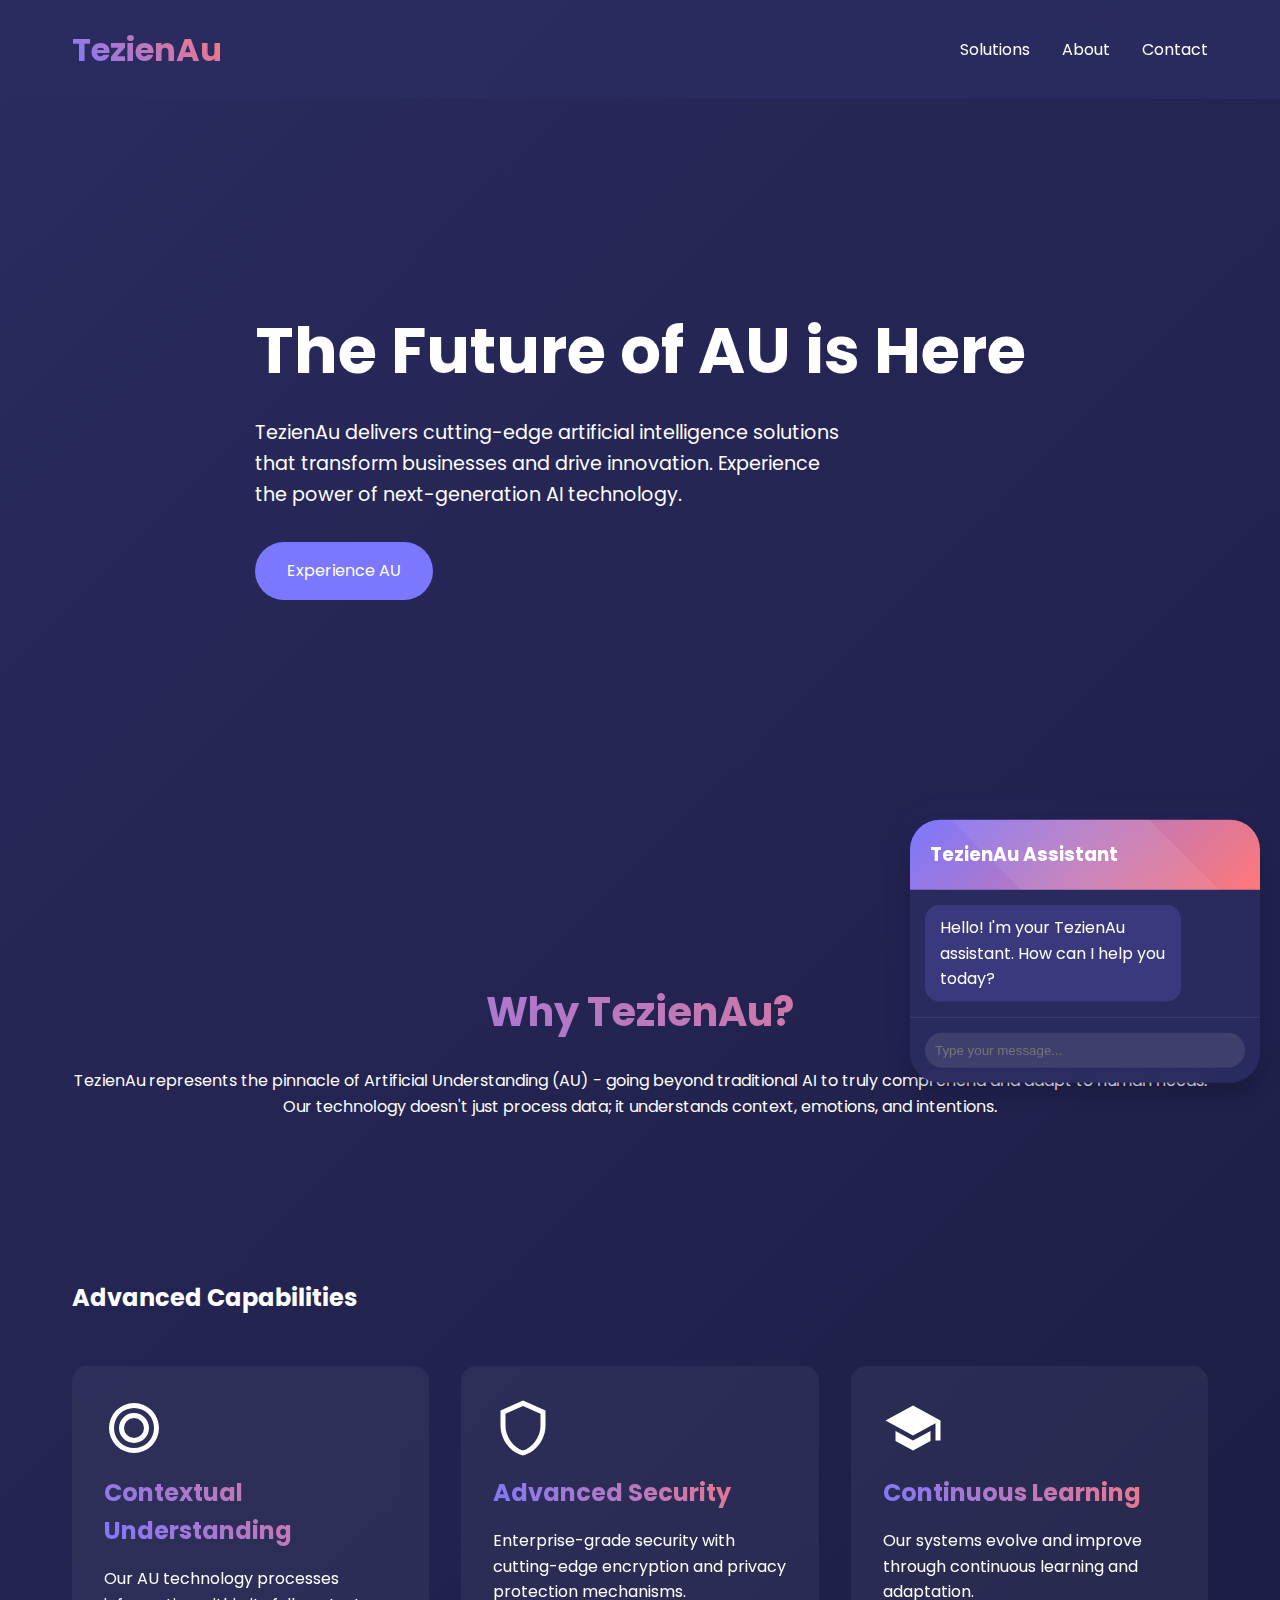
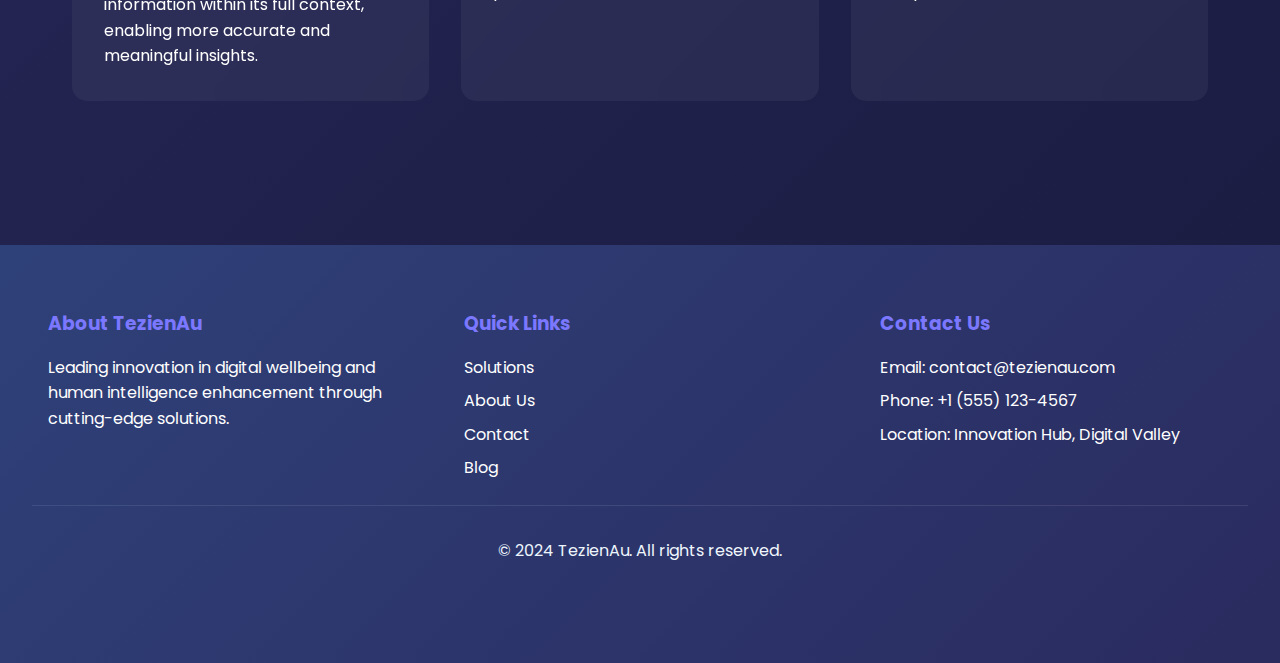
<file: index.html>
<html><head><base href="/" />
<meta charset="UTF-8">
<meta name="viewport" content="width=device-width, initial-scale=1.0">
<title>TezienAu - Advanced Artificial Understanding</title>
<link rel="stylesheet" href="styles.css">
<link href="https://fonts.googleapis.com/css2?family=Poppins:wght@400;700&display=swap" rel="stylesheet">

<link rel="stylesheet" href="https://cdnjs.cloudflare.com/ajax/libs/font-awesome/6.5.1/css/all.min.css">
</head>
<body>
  <nav>
    <div class="container nav-content">
      <div class="logo">TezienAu</div>
      <div class="nav-links">
        <a href="solutions.html">Solutions</a>
        <a href="about.html">About</a>
        <a href="contact.html">Contact</a>
      </div>
      <button class="menu-button"><i class="fas fa-bars"></i></button>
    </div>
  </nav>

  <section class="hero">
    <div class="container hero-content">
      <h1>The Future of AU is Here</h1>
      <p>TezienAu delivers cutting-edge artificial intelligence solutions that transform businesses and drive innovation. Experience the power of next-generation AI technology.</p>
      <a href="https://tezienau.ai/demo" class="cta-button">Experience AU</a>
    </div>
    
    <div class="floating-shapes">
      <svg class="shape" style="left: 10%; animation-delay: 0s" width="50" height="50" viewBox="0 0 50 50">
        <circle cx="25" cy="25" r="20" fill="rgba(123, 120, 255, 0.2)"/>
      </svg>
      <svg class="shape" style="left: 35%; animation-delay: 2s" width="40" height="40" viewBox="0 0 40 40">
        <rect width="30" height="30" x="5" y="5" fill="rgba(255, 120, 120, 0.2)"/>
      </svg>
      <svg class="shape" style="left: 65%; animation-delay: 4s" width="60" height="60" viewBox="0 0 60 60">
        <polygon points="30,5 55,45 5,45" fill="rgba(123, 120, 255, 0.2)"/>
      </svg>
      <svg class="shape" style="left: 85%; animation-delay: 6s" width="45" height="45" viewBox="0 0 45 45">
        <circle cx="22.5" cy="22.5" r="18" fill="rgba(255, 120, 120, 0.2)"/>
      </svg>
    </div>
  </section>

  <section class="name-explanation">
    <div class="container">
      <h2 class="name-title">Why TezienAu?</h2>
      <p>TezienAu represents the pinnacle of Artificial Understanding (AU) - going beyond traditional AI to truly comprehend and adapt to human needs. Our technology doesn't just process data; it understands context, emotions, and intentions.</p>
    </div>
  </section>

  <section class="features">
    <div class="container">
      <h2>Advanced Capabilities</h2>
      <div class="features-grid">
        <div class="feature-card">
          <svg class="feature-icon" viewBox="0 0 24 24">
            <path fill="currentColor" d="M12,2A10,10 0 0,1 22,12A10,10 0 0,1 12,22A10,10 0 0,1 2,12A10,10 0 0,1 12,2M12,4A8,8 0 0,0 4,12A8,8 0 0,0 12,20A8,8 0 0,0 20,12A8,8 0 0,0 12,4M12,6A6,6 0 0,1 18,12A6,6 0 0,1 12,18A6,6 0 0,1 6,12A6,6 0 0,1 12,6M12,8A4,4 0 0,0 8,12A4,4 0 0,0 12,16A4,4 0 0,0 16,12A4,4 0 0,0 12,8Z"/>
          </svg>
          <h3 class="feature-title">Contextual Understanding</h3>
          <p>Our AU technology processes information within its full context, enabling more accurate and meaningful insights.</p>
        </div>
        
        <div class="feature-card">
          <svg class="feature-icon" viewBox="0 0 24 24">
            <path fill="currentColor" d="M21,11C21,16.55 17.16,21.74 12,23C6.84,21.74 3,16.55 3,11V5L12,1L21,5V11M12,21C15.75,20 19,15.54 19,11.22V6.3L12,3.18L5,6.3V11.22C5,15.54 8.25,20 12,21Z"/>
          </svg>
          <h3 class="feature-title">Advanced Security</h3>
          <p>Enterprise-grade security with cutting-edge encryption and privacy protection mechanisms.</p>
        </div>

        <div class="feature-card">
          <svg class="feature-icon" viewBox="0 0 24 24">
            <path fill="currentColor" d="M12,3L1,9L12,15L21,10.09V17H23V9M5,13.18V17.18L12,21L19,17.18V13.18L12,17L5,13.18Z"/>
          </svg>
          <h3 class="feature-title">Continuous Learning</h3>
          <p>Our systems evolve and improve through continuous learning and adaptation.</p>
        </div>
      </div>
    </div>
  </section>

  <footer class="footer">
        <div class="footer-content">
            <div class="footer-section">
                <h3>About TezienAu</h3>
                <p>Leading innovation in digital wellbeing and human intelligence enhancement through cutting-edge solutions.</p>
            </div>
            <div class="footer-section">
                <h3>Quick Links</h3>
                <ul>
                    <li><a href="https://example.com/solutions">Solutions</a></li>
                    <li><a href="https://example.com/about">About Us</a></li>
                    <li><a href="https://example.com/contact">Contact</a></li>
                    <li><a href="https://example.com/blog">Blog</a></li>
                </ul>
            </div>
            <div class="footer-section">
                <h3>Contact Us</h3>
                <ul>
                    <li>Email: contact@tezienau.com</li>
                    <li>Phone: +1 (555) 123-4567</li>
                    <li>Location: Innovation Hub, Digital Valley</li>
                </ul>
            </div>
        </div>
         
      <div class="copyright">
        <p>&copy; 2024 TezienAu. All rights reserved.</p>
      </div>
      <br>
      <br>
   <div class="chat-widget">
    <div class="chat-header">
      <h3>TezienAu Assistant</h3>
    </div>
    <div class="chat-messages">
      <div class="message bot-message">
        Hello! I'm your TezienAu assistant. How can I help you today?
      </div>
    </div>
    <div class="chat-input">
      <input type="text" placeholder="Type your message..." id="chatInput">
    </div>
  </div>   
    </footer>
  <script src="script.js"></script>
</body>
</html>
</file>
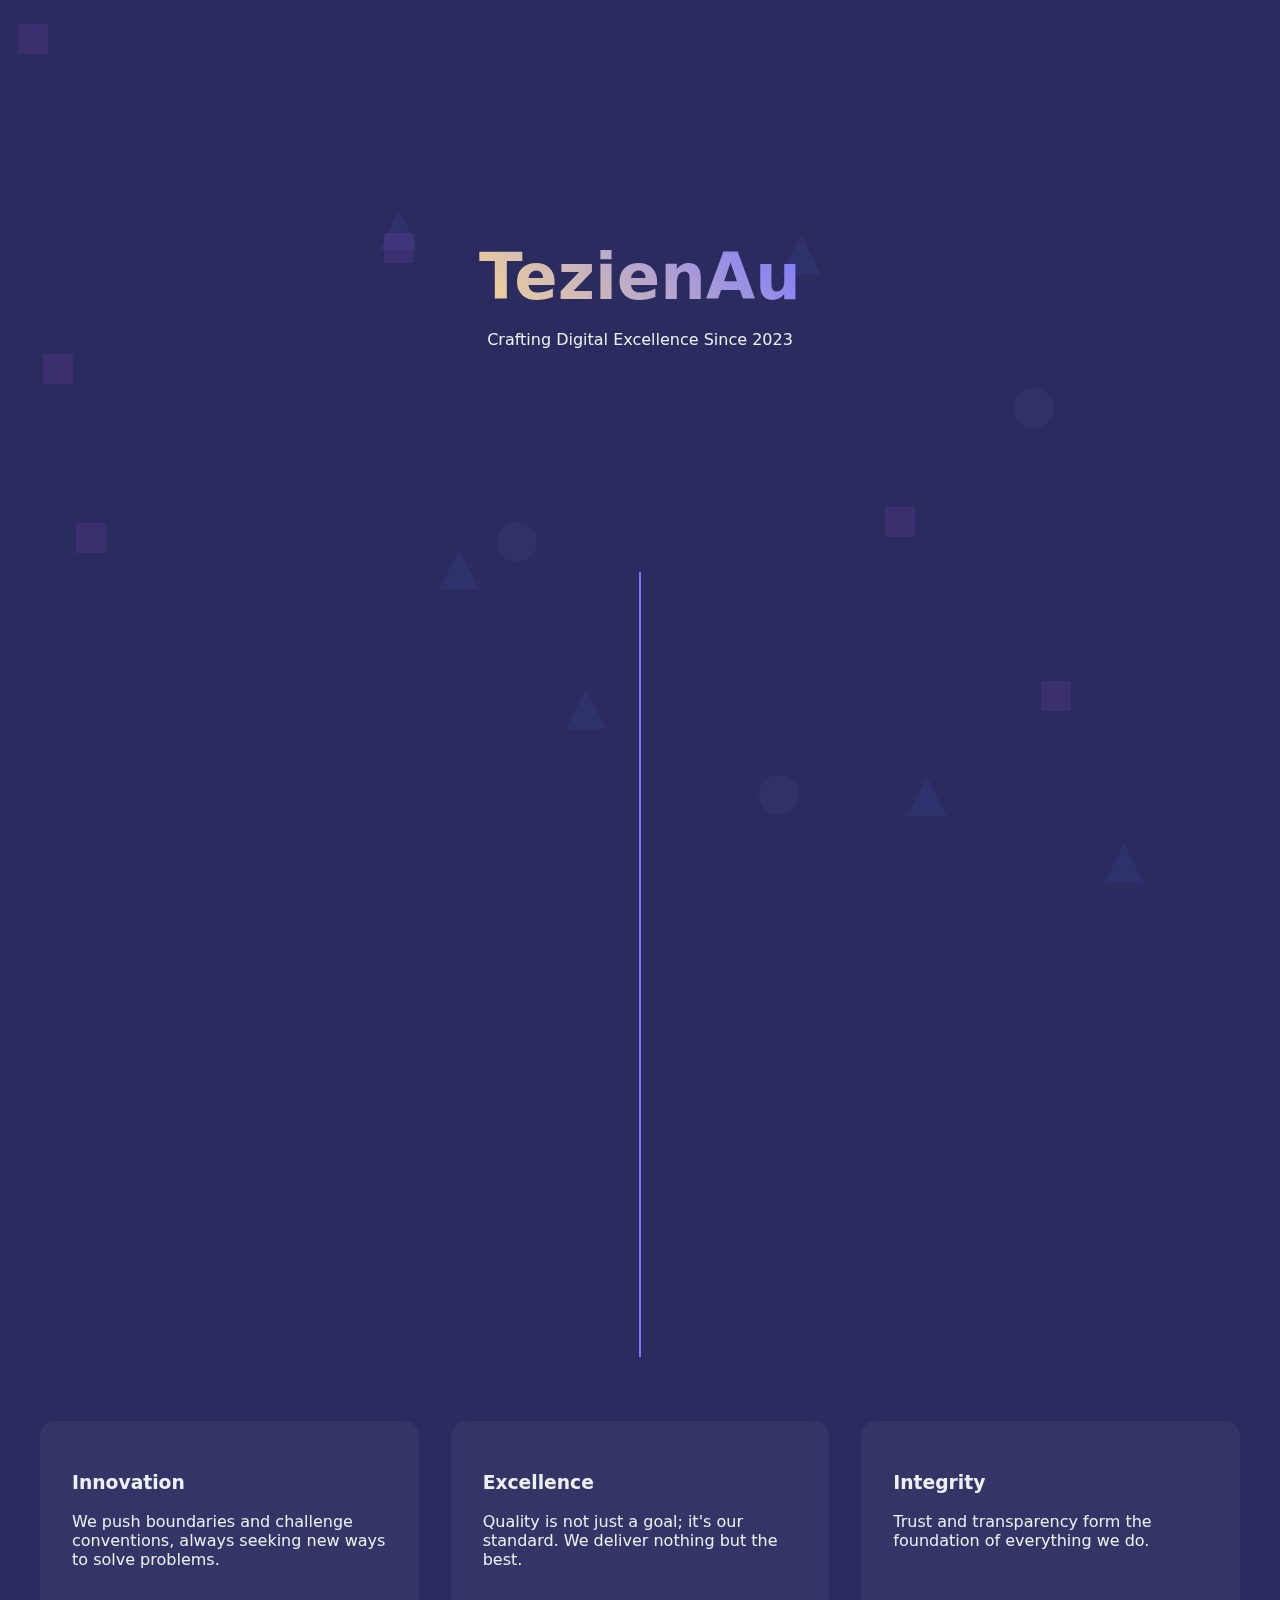
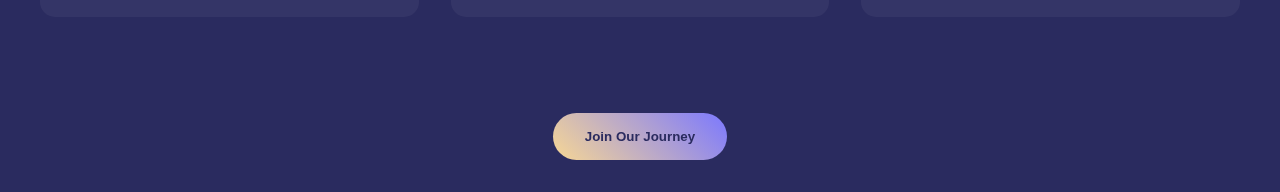
<file: about.html>
<html><head><base href="." /><meta charset="UTF-8"><meta name="viewport" content="width=device-width, initial-scale=1.0">
<title>TezienAu | About Us</title>
<style>
:root {
  --primary: #f7d794;
  --secondary: #7b78ff;
  --dark:#2a2b5f;
  --light: #ecf0f1;
}

body {
  margin: 0;
  font-family: 'Segoe UI', system-ui, sans-serif;
  background: var(--dark);
  color: var(--light);
  overflow-x: hidden;
}

.container {
  max-width: 1200px;
  margin: 0 auto;
  padding: 2rem;
}

.floating-shapes {
  position: fixed;
  top: 0;
  left: 0;
  width: 100%;
  height: 100%;
  pointer-events: none;
  z-index: -1;
}

.shape {
  position: absolute;
  opacity: 0.1;
  animation: float 15s infinite ease-in-out;
}

@keyframes float {
  0%, 100% { transform: translate(0, 0) rotate(0deg); }
  25% { transform: translate(100px, 50px) rotate(90deg); }
  50% { transform: translate(50px, 100px) rotate(180deg); }
  75% { transform: translate(-50px, 50px) rotate(270deg); }
}

.hero {
  min-height: 60vh;
  display: flex;
  align-items: center;
  justify-content: center;
  flex-direction: column;
  text-align: center;
  position: relative;
  overflow: hidden;
}

.hero h1 {
  font-size: 4rem;
  margin: 0;
  background: linear-gradient(45deg, var(--primary), var(--secondary));
  -webkit-background-clip: text;
  -webkit-text-fill-color: transparent;
  animation: glow 3s ease-in-out infinite;
}

@keyframes glow {
  0%, 100% { text-shadow: 0 0 20px rgba(247, 215, 148, 0.2); }
  50% { text-shadow: 0 0 40px rgba(247, 215, 148, 0.4); }
}

.timeline {
  position: relative;
  padding: 4rem 0;
}

.timeline::before {
  content: '';
  position: absolute;
  left: 50%;
  top: 0;
  bottom: 0;
  width: 2px;
  background: var(--secondary);
  transform: translateX(-50%);
}

.timeline-item {
  margin: 2rem 0;
  position: relative;
  width: 50%;
  padding: 2rem;
  background: rgba(120, 111, 166, 0.1);
  border-radius: 15px;
  backdrop-filter: blur(5px);
  transform: translateX(-100%);
  opacity: 0;
  animation: slideIn 0.8s forwards;
}

.timeline-item:nth-child(even) {
  margin-left: 50%;
  transform: translateX(100%);
}

@keyframes slideIn {
  to {
    transform: translateX(0);
    opacity: 1;
  }
}

.values {
  display: grid;
  grid-template-columns: repeat(auto-fit, minmax(250px, 1fr));
  gap: 2rem;
  padding: 4rem 0;
}

.value-card {
  padding: 2rem;
  background: rgba(255, 255, 255, 0.05);
  border-radius: 15px;
  transition: transform 0.3s;
}

.value-card:hover {
  transform: translateY(-10px);
}

.glowing-button {
  padding: 1rem 2rem;
  border: none;
  background: linear-gradient(45deg, var(--primary), var(--secondary));
  color: var(--dark);
  font-weight: bold;
  border-radius: 25px;
  cursor: pointer;
  transition: all 0.3s;
  margin-top: 2rem;
}

.glowing-button:hover {
  transform: scale(1.05);
  box-shadow: 0 0 20px rgba(247, 215, 148, 0.4);
}
</style>
</head>
<body>

<div class="floating-shapes">
  <!-- Generated shapes will be inserted here via JavaScript -->
</div>

<div class="container">
  <section class="hero">
    <h1>TezienAu</h1>
    <p>Crafting Digital Excellence Since 2023</p>
  </section>

  <section class="timeline">
    <div class="timeline-item">
      <h3>Our Genesis</h3>
      <p>Born from a vision to revolutionize digital experiences, TezienAu emerged as a beacon of innovation in the tech landscape.</p>
    </div>
    <div class="timeline-item">
      <h3>Evolution</h3>
      <p>Through continuous learning and adaptation, we've grown into a dynamic force, pushing the boundaries of what's possible.</p>
    </div>
    <div class="timeline-item">
      <h3>Present Day</h3>
      <p>Today, we stand at the intersection of creativity and technology, crafting solutions that inspire and transform.</p>
    </div>
  </section>

  <section class="values">
    <div class="value-card">
      <h3>Innovation</h3>
      <p>We push boundaries and challenge conventions, always seeking new ways to solve problems.</p>
    </div>
    <div class="value-card">
      <h3>Excellence</h3>
      <p>Quality is not just a goal; it's our standard. We deliver nothing but the best.</p>
    </div>
    <div class="value-card">
      <h3>Integrity</h3>
      <p>Trust and transparency form the foundation of everything we do.</p>
    </div>
  </section>

  <div style="text-align: center;">
    <button class="glowing-button">Join Our Journey</button>
  </div>
</div>

<script>
// Generate floating shapes
const shapes = [
  `<svg width="50" height="50" viewBox="0 0 50 50"><circle cx="25" cy="25" r="20" fill="${getRandomColor()}"/></svg>`,
  `<svg width="50" height="50" viewBox="0 0 50 50"><rect x="10" y="10" width="30" height="30" fill="${getRandomColor()}"/></svg>`,
  `<svg width="50" height="50" viewBox="0 0 50 50"><polygon points="25,5 45,45 5,45" fill="${getRandomColor()}"/></svg>`
];

function getRandomColor() {
  const colors = ['#f7d794', '#786fa6', '#e056fd', '#686de0'];
  return colors[Math.floor(Math.random() * colors.length)];
}

function createShape() {
  const shape = document.createElement('div');
  shape.className = 'shape';
  shape.style.left = `${Math.random() * 100}vw`;
  shape.style.top = `${Math.random() * 100}vh`;
  shape.style.animationDelay = `${Math.random() * 5}s`;
  shape.innerHTML = shapes[Math.floor(Math.random() * shapes.length)];
  document.querySelector('.floating-shapes').appendChild(shape);
}

// Create initial shapes
for (let i = 0; i < 15; i++) {
  createShape();
}

// Add new shapes periodically
setInterval(createShape, 10000);

// Intersection Observer for timeline items
const observer = new IntersectionObserver((entries) => {
  entries.forEach(entry => {
    if (entry.isIntersecting) {
      entry.target.style.opacity = '1';
      entry.target.style.transform = 'translateX(0)';
    }
  });
}, { threshold: 0.1 });

document.querySelectorAll('.timeline-item').forEach(item => {
  observer.observe(item);
});
</script>
</body></html>
</file>
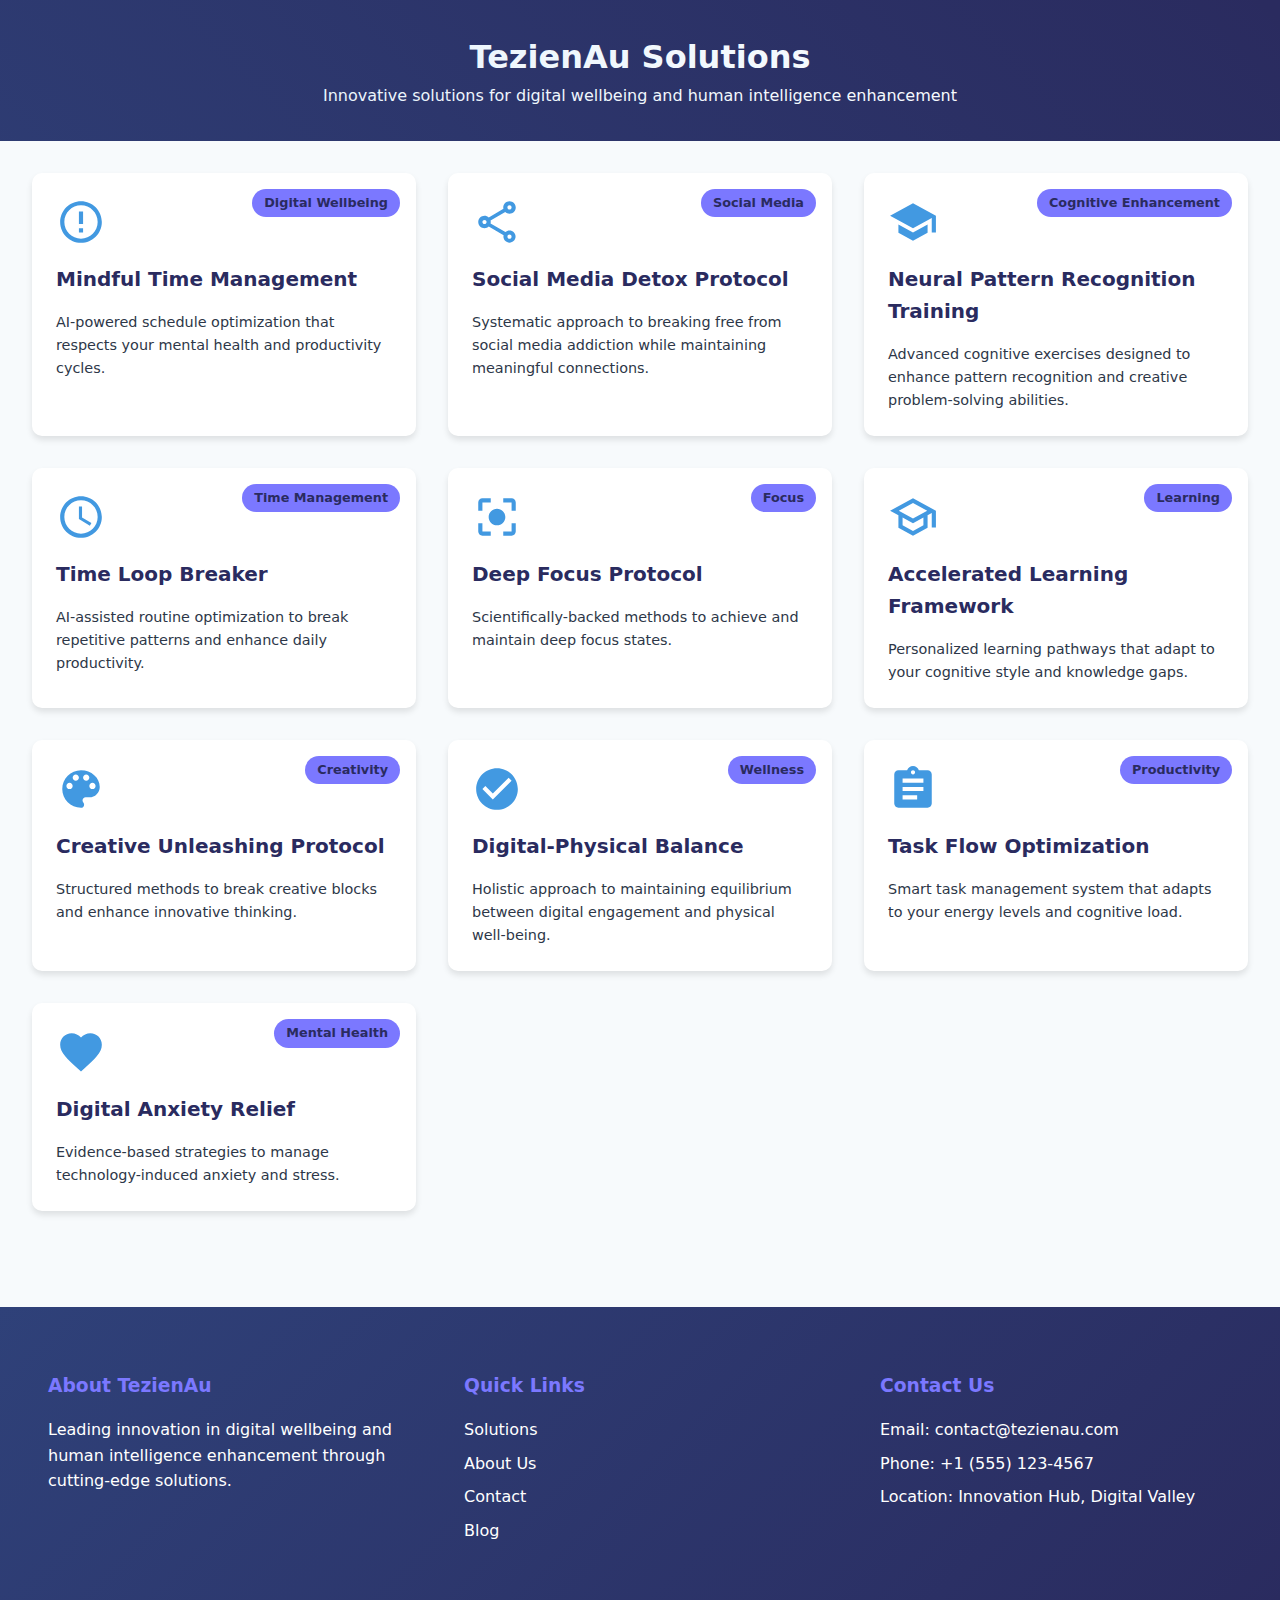
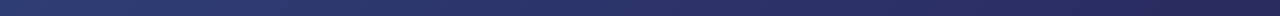
<file: solutions.html>
<html><head><base href="." /><meta charset="UTF-8" /><meta name="viewport" content="width=device-width, initial-scale=1.0" /><title>TezienAu Solutions - Digital Wellbeing & Human Intelligence</title>
<link rel="stylesheet" href="solutions_css_js/solutions.css">
</head>
<body>
    <header class="header">
        <h1>TezienAu Solutions</h1>
        <p>Innovative solutions for digital wellbeing and human intelligence enhancement</p>
    </header>

    <div class="solutions-grid">
        <div class="solution-card" style="--animation-order: 0;">
            <div class="category-tag">Digital Wellbeing</div>
            <svg class="solution-icon" viewBox="0 0 24 24" fill="var(--secondary)">
                <path d="M12 2C6.48 2 2 6.48 2 12s4.48 10 10 10 10-4.48 10-10S17.52 2 12 2zm0 18c-4.41 0-8-3.59-8-8s3.59-8 8-8 8 3.59 8 8-3.59 8-8 8zm-1-13h2v6h-2zm0 8h2v2h-2z"/>
            </svg>
            <h3 class="solution-title">Mindful Time Management</h3>
            <p class="solution-description">AI-powered schedule optimization that respects your mental health and productivity cycles.</p>
        </div>

        <div class="solution-card" style="--animation-order: 1;">
            <div class="category-tag">Social Media</div>
            <svg class="solution-icon" viewBox="0 0 24 24" fill="var(--secondary)">
                <path d="M18 16.08c-.76 0-1.44.3-1.96.77L8.91 12.7c.05-.23.09-.46.09-.7s-.04-.47-.09-.7l7.05-4.11c.54.5 1.25.81 2.04.81 1.66 0 3-1.34 3-3s-1.34-3-3-3-3 1.34-3 3c0 .24.04.47.09.7L8.04 9.81C7.5 9.31 6.79 9 6 9c-1.66 0-3 1.34-3 3s1.34 3 3 3c.79 0 1.5-.31 2.04-.81l7.12 4.16c-.05.21-.08.43-.08.65 0 1.61 1.31 2.92 2.92 2.92s2.92-1.31 2.92-2.92c0-1.61-1.31-2.92-2.92-2.92zM18 4c.55 0 1 .45 1 1s-.45 1-1 1-1-.45-1-1 .45-1 1-1zM6 13c-.55 0-1-.45-1-1s.45-1 1-1 1 .45 1 1-.45 1-1 1zm12 7.02c-.55 0-1-.45-1-1s.45-1 1-1 1 .45 1 1-.45 1-1 1z"/>
            </svg>
            <h3 class="solution-title">Social Media Detox Protocol</h3>
            <p class="solution-description">Systematic approach to breaking free from social media addiction while maintaining meaningful connections.</p>
        </div>

        <div class="solution-card highlight" style="--animation-order: 2;">
            <div class="category-tag">Cognitive Enhancement</div>
            <svg class="solution-icon" viewBox="0 0 24 24" fill="var(--secondary)">
                <path d="M5 13.18v4L12 21l7-3.82v-4L12 17l-7-3.82zM12 3L1 9l11 6 9-4.91V17h2V9L12 3z"/>
            </svg>
            <h3 class="solution-title">Neural Pattern Recognition Training</h3>
            <p class="solution-description">Advanced cognitive exercises designed to enhance pattern recognition and creative problem-solving abilities.</p>
        </div>

        <div class="solution-card" style="--animation-order: 3;">
            <div class="category-tag">Time Management</div>
            <svg class="solution-icon" viewBox="0 0 24 24" fill="var(--secondary)">
                <path d="M11.99 2C6.47 2 2 6.48 2 12s4.47 10 9.99 10C17.52 22 22 17.52 22 12S17.52 2 11.99 2zM12 20c-4.42 0-8-3.58-8-8s3.58-8 8-8 8 3.58 8 8-3.58 8-8 8zm.5-13H11v6l5.25 3.15.75-1.23-4.5-2.67z"/>
            </svg>
            <h3 class="solution-title">Time Loop Breaker</h3>
            <p class="solution-description">AI-assisted routine optimization to break repetitive patterns and enhance daily productivity.</p>
        </div>

        <div class="solution-card" style="--animation-order: 4;">
            <div class="category-tag">Focus</div>
            <svg class="solution-icon" viewBox="0 0 24 24" fill="var(--secondary)">
                <path d="M12 8c-2.21 0-4 1.79-4 4s1.79 4 4 4 4-1.79 4-4-1.79-4-4-4zm-7 7H3v4c0 1.1.9 2 2 2h4v-2H5v-4zM5 5h4V3H5c-1.1 0-2 .9-2 2v4h2V5zm14-2h-4v2h4v4h2V5c0-1.1-.9-2-2-2zm0 16h-4v2h4c1.1 0 2-.9 2-2v-4h-2v4z"/>
            </svg>
            <h3 class="solution-title">Deep Focus Protocol</h3>
            <p class="solution-description">Scientifically-backed methods to achieve and maintain deep focus states.</p>
        </div>

        <div class="solution-card" style="--animation-order: 5;">
            <div class="category-tag">Learning</div>
            <svg class="solution-icon" viewBox="0 0 24 24" fill="var(--secondary)">
                <path d="M12 3L1 9l4 2.18v6L12 21l7-3.82v-6l2-1.09V17h2V9L12 3zm6.82 6L12 12.72 5.18 9 12 5.28 18.82 9zM17 15.99l-5 2.73-5-2.73v-3.72L12 15l5-2.73v3.72z"/>
            </svg>
            <h3 class="solution-title">Accelerated Learning Framework</h3>
            <p class="solution-description">Personalized learning pathways that adapt to your cognitive style and knowledge gaps.</p>
        </div>

        <div class="solution-card" style="--animation-order: 6;">
            <div class="category-tag">Creativity</div>
            <svg class="solution-icon" viewBox="0 0 24 24" fill="var(--secondary)">
                <path d="M12 3c-4.97 0-9 4.03-9 9s4.03 9 9 9c.83 0 1.5-.67 1.5-1.5 0-.39-.15-.74-.39-1.01-.23-.26-.38-.61-.38-.99 0-.83.67-1.5 1.5-1.5H16c2.76 0 5-2.24 5-5 0-4.42-4.03-8-9-8zm-5.5 9c-.83 0-1.5-.67-1.5-1.5S5.67 9 6.5 9 8 9.67 8 10.5 7.33 12 6.5 12zm3-4C8.67 8 8 7.33 8 6.5S8.67 5 9.5 5s1.5.67 1.5 1.5S10.33 8 9.5 8zm5 0c-.83 0-1.5-.67-1.5-1.5S13.67 5 14.5 5s1.5.67 1.5 1.5S15.33 8 14.5 8zm3 4c-.83 0-1.5-.67-1.5-1.5S16.67 9 17.5 9s1.5.67 1.5 1.5-.67 1.5-1.5 1.5z"/>
            </svg>
            <h3 class="solution-title">Creative Unleashing Protocol</h3>
            <p class="solution-description">Structured methods to break creative blocks and enhance innovative thinking.</p>
        </div>

        <div class="solution-card" style="--animation-order: 7;">
            <div class="category-tag">Wellness</div>
            <svg class="solution-icon" viewBox="0 0 24 24" fill="var(--secondary)">
                <path d="M12 2C6.48 2 2 6.48 2 12s4.48 10 10 10 10-4.48 10-10S17.52 2 12 2zm-2 15l-5-5 1.41-1.41L10 14.17l7.59-7.59L19 8l-9 9z"/>
            </svg>
            <h3 class="solution-title">Digital-Physical Balance</h3>
            <p class="solution-description">Holistic approach to maintaining equilibrium between digital engagement and physical well-being.</p>
        </div>

        <div class="solution-card" style="--animation-order: 8;">
            <div class="category-tag">Productivity</div>
            <svg class="solution-icon" viewBox="0 0 24 24" fill="var(--secondary)">
                <path d="M19 3h-4.18C14.4 1.84 13.3 1 12 1c-1.3 0-2.4.84-2.82 2H5c-1.1 0-2 .9-2 2v14c0 1.1.9 2 2 2h14c1.1 0 2-.9 2-2V5c0-1.1-.9-2-2-2zm-7 0c.55 0 1 .45 1 1s-.45 1-1 1-1-.45-1-1 .45-1 1-1zm2 14H7v-2h7v2zm3-4H7v-2h10v2zm0-4H7V7h10v2z"/>
            </svg>
            <h3 class="solution-title">Task Flow Optimization</h3>
            <p class="solution-description">Smart task management system that adapts to your energy levels and cognitive load.</p>
        </div>

        <div class="solution-card" style="--animation-order: 9;">
            <div class="category-tag">Mental Health</div>
            <svg class="solution-icon" viewBox="0 0 24 24" fill="var(--secondary)">
                <path d="M12 21.35l-1.45-1.32C5.4 15.36 2 12.28 2 8.5 2 5.42 4.42 3 7.5 3c1.74 0 3.41.81 4.5 2.09C13.09 3.81 14.76 3 16.5 3 19.58 3 22 5.42 22 8.5c0 3.78-3.4 6.86-8.55 11.54L12 21.35z"/>
            </svg>
            <h3 class="solution-title">Digital Anxiety Relief</h3>
            <p class="solution-description">Evidence-based strategies to manage technology-induced anxiety and stress.</p>
        </div>
    </div>

    <footer class="footer">
        <div class="footer-content">
            <div class="footer-section">
                <h3>About TezienAu</h3>
                <p>Leading innovation in digital wellbeing and human intelligence enhancement through cutting-edge solutions.</p>
            </div>
            <div class="footer-section">
                <h3>Quick Links</h3>
                <ul>
                    <li><a href="https://example.com/solutions">Solutions</a></li>
                    <li><a href="https://example.com/about">About Us</a></li>
                    <li><a href="https://example.com/contact">Contact</a></li>
                    <li><a href="https://example.com/blog">Blog</a></li>
                </ul>
            </div>
            <div class="footer-section">
                <h3>Contact Us</h3>
                <ul>
                    <li>Email: contact@tezienau.com</li>
                    <li>Phone: +1 (555) 123-4567</li>
                    <li>Location: Innovation Hub, Digital Valley</li>
                </ul>
            </div>
        </div>
    </footer>

<script src="solutions_css_js/solutions.js"></script>
</body></html>
</file>
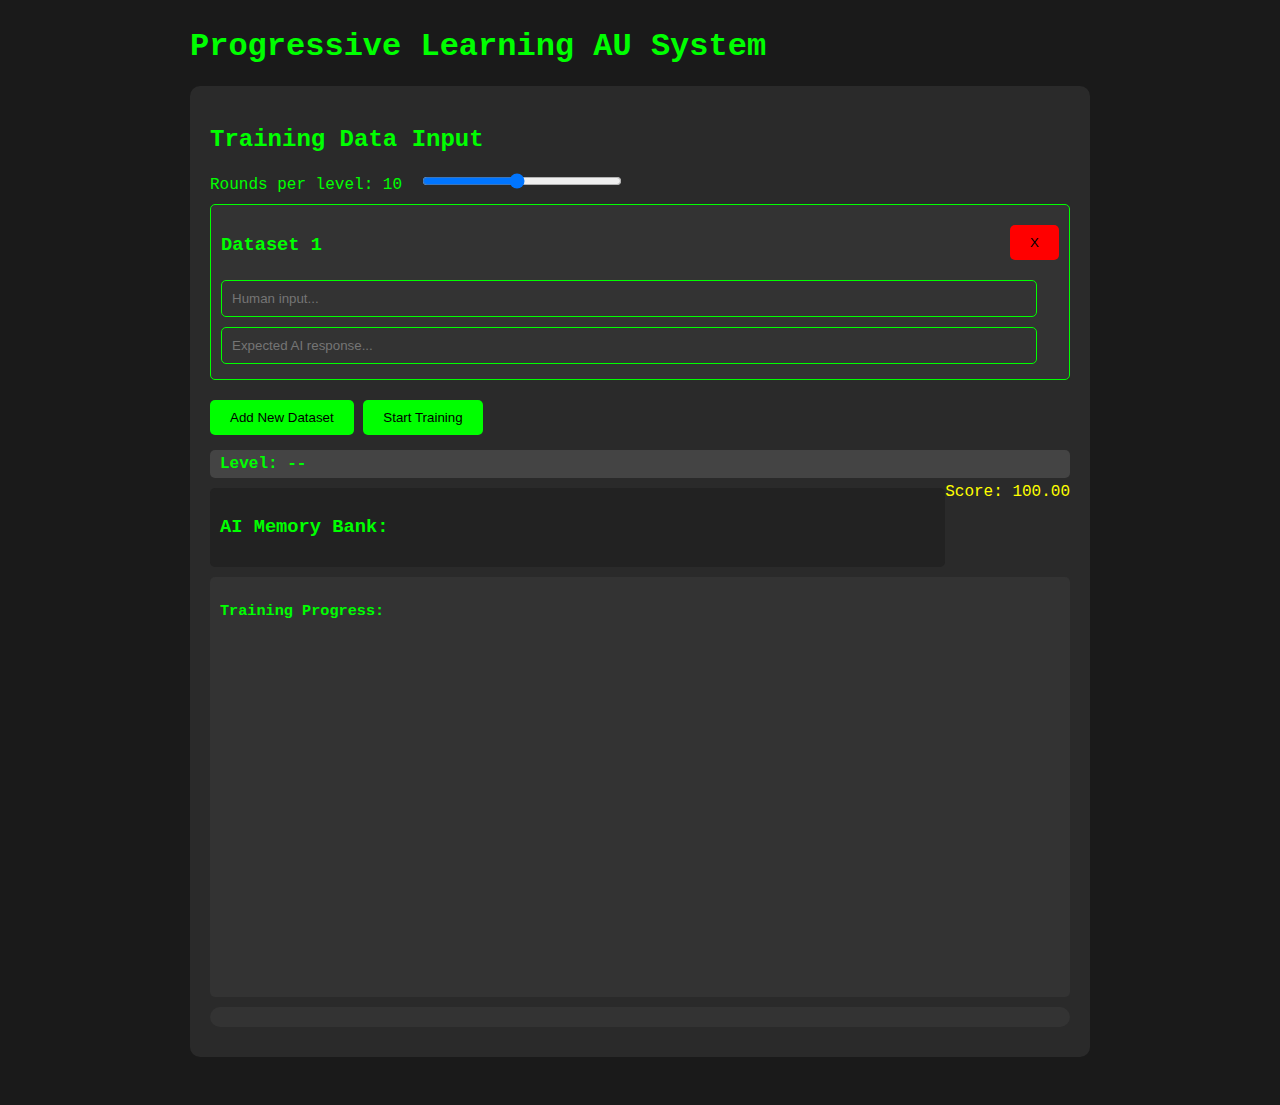
<file: chatbox/training_AI.html>
<html><head><base href="https://websim.devenv/progressive-ai/">
<title>Progressive Learning AI System</title>
<style>
body {
    font-family: 'Courier New', monospace;
    background: #1a1a1a;
    color: #0f0;
    padding: 20px;
}

.container {
    max-width: 900px;
    margin: 0 auto;
}

.training-interface {
    background: #2a2a2a;
    padding: 20px;
    border-radius: 10px;
    margin-bottom: 20px;
}

.dataset {
    background: #333;
    padding: 10px;
    margin: 10px 0;
    border-radius: 5px;
    border: 1px solid #0f0;
}

input[type="text"], textarea {
    width: calc(100% - 22px);
    padding: 10px;
    margin: 5px 0;
    background: #333;
    border: 1px solid #0f0;
    color: #0f0;
    border-radius: 5px;
}

button {
    background: #0f0;
    color: #000;
    border: none;
    padding: 10px 20px;
    cursor: pointer;
    margin: 10px 0;
    border-radius: 5px;
}

.training-progress {
    height: 400px;
    overflow-y: auto;
    background: #333;
    padding: 10px;
    margin: 10px 0;
    border-radius: 5px;
    font-family: monospace;
}

.memory-display {
    background: #222;
    padding: 10px;
    margin: 10px 0;
    border-radius: 5px;
    max-height: 150px;
    overflow-y: auto;
}

.level-indicator {
    background: #444;
    padding: 5px 10px;
    border-radius: 5px;
    margin: 5px 0;
    font-weight: bold;
}

.score-display {
    float: right;
    color: #ff0;
}

.remove-btn {
    background: #f00;
    float: right;
}

.progress-bar {
    width: 100%;
    height: 20px;
    background: #333;
    border-radius: 10px;
    margin: 10px 0;
    overflow: hidden;
}

.progress-fill {
    height: 100%;
    background: #0f0;
    width: 0%;
    transition: width 0.3s ease;
}

.chat-interface {
    background: #2a2a2a;
    padding: 20px;
    border-radius: 10px;
    display: none;
}

.slider-container {
    margin: 10px 0;
}

input[type="range"] {
    width: 200px;
    margin: 0 10px;
}
</style>
</head>
<body>
<div class="container">
    <h1>Progressive Learning AU System</h1>
    
    <div class="training-interface">
        <h2>Training Data Input</h2>
        <div class="slider-container">
            <label for="roundsPerLevel">Rounds per level: <span id="roundsValue">10</span></label>
            <input type="range" id="roundsPerLevel" min="1" max="20" value="10">
        </div>
        <div id="datasets"></div>
        <button onclick="addDataset()">Add New Dataset</button>
        <button onclick="startTraining()" id="trainButton">Start Training</button>
        
        <div class="level-indicator" id="levelIndicator">Level: --</div>
        <div class="score-display" id="scoreDisplay">Score: 100.00</div>
        
        <div class="memory-display" id="memoryDisplay">
            <h3>AI Memory Bank:</h3>
            <div id="memoryContent"></div>
        </div>
        
        <div class="training-progress" id="trainingProgress">
            <h3>Training Progress:</h3>
        </div>
        
        <div class="progress-bar">
            <div class="progress-fill" id="progressFill"></div>
        </div>
    </div>
    
    <div class="chat-interface" id="chatInterface">
        <h2>Test the Trained AU</h2>
        <input type="text" id="userInput" placeholder="Enter your message...">
        <button onclick="sendMessage()">Send</button>
        <div id="aiResponse"></div>
    </div>
</div>

<script>
let datasetCount = 0;
let trainingData = [];
let trainedPatterns = [];
let aiMemory = {
    letters: new Map(),
    pairs: new Map(),
    words: new Map(),
    patterns: new Map(),
    sequences: new Map()
};
let aiScore = 100;
let currentLevel = 1;
let trainedDatasets = new Set();

const LEVELS = {
    1: "Individual Letters",
    2: "Letter Pairs",
    3: "Common Letter Patterns",
    4: "Short Words",
    5: "Word Combinations",
    6: "Sentence Structure",
    7: "Response Patterns",
    8: "Context Recognition",
    9: "Response Generation",
    10: "Full Integration"
};

function getAllSymbols() {
    let symbols = '';
    for (let i = 32; i <= 126; i++) {
        symbols += String.fromCharCode(i);
    }
    for (let i = 160; i <= 255; i++) {
        symbols += String.fromCharCode(i);
    }
    return symbols;
}

function generateWord() {
    let word = '';
    const length = Math.floor(Math.random() * 5) + 2;
    for (let i = 0; i < length; i++) {
        const allSymbols = getAllSymbols();
        word += allSymbols[Math.floor(Math.random() * allSymbols.length)];
    }
    return word;
}

function addDataset() {
    datasetCount++;
    const dataset = document.createElement('div');
    dataset.className = 'dataset';
    dataset.id = `dataset-${datasetCount}`;
    dataset.innerHTML = `
        <button class="remove-btn" onclick="removeDataset(${datasetCount})">X</button>
        <h3>Dataset ${datasetCount}</h3>
        <input type="text" id="human-${datasetCount}" placeholder="Human input...">
        <input type="text" id="robot-${datasetCount}" placeholder="Expected AI response...">
    `;
    document.getElementById('datasets').appendChild(dataset);
}

function removeDataset(id) {
    document.getElementById(`dataset-${id}`).remove();
}

function updateMemoryDisplay() {
    const display = document.getElementById('memoryContent');
    display.innerHTML = '';
    
    const memoryTypes = {
        1: aiMemory.letters,
        2: aiMemory.pairs,
        3: aiMemory.patterns,
        4: aiMemory.words,
        5: aiMemory.sequences
    };
    
    const currentMemory = memoryTypes[Math.min(5, currentLevel)];
    if (currentMemory) {
        currentMemory.forEach((value, key) => {
            display.innerHTML += `<div>${key}: ${value.toFixed(2)}</div>`;
        });
    }
}

function updateScore(points) {
    aiScore = Math.max(0, Math.min(100, aiScore - points));
    document.getElementById('scoreDisplay').textContent = `Score: ${aiScore.toFixed(2)}`;
}

function generateResponse(input) {
    const allSymbols = getAllSymbols();
    const alternatives = [];
    
    let mainResponse = '';
    let confidence = 0;

    if (trainedPatterns.length > 0) {
        const inputWords = input.toLowerCase().split(' ');
        
        let bestMatch = {
            pattern: null,
            similarity: 0
        };

        trainedPatterns.forEach(pattern => {
            let matches = 0;
            inputWords.forEach(word => {
                if (pattern.input.some(w => w.includes(word) || word.includes(w))) {
                    matches++;
                }
            });
            const similarity = matches / Math.max(inputWords.length, pattern.input.length);
            
            if (similarity > bestMatch.similarity) {
                bestMatch = {
                    pattern: pattern,
                    similarity: similarity
                };
            }
        });

        if (bestMatch.similarity > 0) {
            const pattern = bestMatch.pattern;
            let response = [];
            
            pattern.output.forEach(word => {
                if (Math.random() < 0.7) {
                    response.push(word);
                } else {
                    if (Math.random() < 0.5 && inputWords.length > 0) {
                        response.push(inputWords[Math.floor(Math.random() * inputWords.length)]);
                    } else {
                        response.push(generateWord());
                    }
                }
            });

            mainResponse = response.join(' ');
            confidence = bestMatch.similarity;
        }
    }

    if (!mainResponse) {
        let sentence1 = '';
        let sentence2 = '';

        for (let i = 0; i < Math.floor(Math.random() * 3) + 2; i++) {
            sentence1 += generateWord() + ' ';
        }
        
        for (let i = 0; i < Math.floor(Math.random() * 3) + 2; i++) {
            sentence2 += generateWord() + ' ';
        }
        
        sentence1 = sentence1.trim();
        sentence2 = sentence2.trim();
        
        mainResponse = sentence1.charAt(0).toUpperCase() + sentence1.slice(1) + '. ' + 
                    sentence2.charAt(0).toUpperCase() + sentence2.slice(1) + 
                    ['!', '?', '.'][Math.floor(Math.random() * 3)];

        confidence = Math.random() * 0.5 + 0.5;
    }

    for (let i = 0; i < 3; i++) {
        let altResponse = '';
        if (trainedPatterns.length > 0 && Math.random() < 0.7) {
            const randomPattern = trainedPatterns[Math.floor(Math.random() * trainedPatterns.length)];
            altResponse = randomPattern.output.join(' ');
        } else {
            let sentence1 = '', sentence2 = '';
            for (let i = 0; i < Math.floor(Math.random() * 3) + 2; i++) {
                sentence1 += generateWord() + ' ';
            }
            for (let i = 0; i < Math.floor(Math.random() * 3) + 2; i++) {
                sentence2 += generateWord() + ' ';
            }
            
            sentence1 = sentence1.trim();
            sentence2 = sentence2.trim();
            
            altResponse = sentence1.charAt(0).toUpperCase() + sentence1.slice(1) + '. ' + 
                         sentence2.charAt(0).toUpperCase() + sentence2.slice(1) + 
                         ['!', '?', '.'][Math.floor(Math.random() * 3)];
        }

        alternatives.push({
            response: altResponse,
            confidence: Math.random() * 0.5 + 0.3
        });
    }

    const progress = document.getElementById('trainingProgress');
    progress.innerHTML += `<br>Alternative responses:<br>`;
    alternatives.forEach((alt, idx) => {
        progress.innerHTML += `${idx + 1}. ${alt.response} (${(alt.confidence * 100).toFixed(2)}% confidence)<br>`;
    });

    return mainResponse;
}

function compareStrings(str1, str2) {
    let matches = 0;
    const words1 = str1.split(' ');
    const words2 = str2.split(' ');
    
    words1.forEach(w1 => {
        if (words2.some(w2 => w2.includes(w1) || w1.includes(w2))) matches++;
    });
    
    return matches / Math.max(words1.length, words2.length);
}

function generateStructuredResponse(pattern) {
    const words = Array.from(aiMemory.words.keys()).filter(w => w.length > 2);
    const patterns = Array.from(aiMemory.patterns.keys());
    let sentence1 = '', sentence2 = '';
    
    const usedWords = new Set();
    
    function getUnusedWord() {
        const availableWords = words.filter(w => !usedWords.has(w));
        if (availableWords.length === 0) return words[Math.floor(Math.random() * words.length)];
        const word = availableWords[Math.floor(Math.random() * availableWords.length)];
        usedWords.add(word);
        return word;
    }
    
    while (!isValidSentence(sentence1)) {
        const wordCount = Math.floor(Math.random() * 4) + 2;
        let sentenceWords = [];
        for (let i = 0; i < wordCount; i++) {
            sentenceWords.push(getUnusedWord() || 'universe');
        }
        sentence1 = sentenceWords.join(' ');
    }
    
    while (!isValidSentence(sentence2)) {
        const wordCount = Math.floor(Math.random() * 4) + 2;
        let sentenceWords = [];
        for (let i = 0; i < wordCount; i++) {
            sentenceWords.push(getUnusedWord() || 'reality');
        }
        sentence2 = sentenceWords.join(' ');
    }
    
    return sentence1.charAt(0).toUpperCase() + sentence1.slice(1) + '. ' + 
           sentence2.charAt(0).toUpperCase() + sentence2.slice(1) + 
           ['!', '?', '.'][Math.floor(Math.random() * 3)];
}

function isValidSentence(sentence) {
    if (!sentence) return false;
    const words = sentence.split(' ');
    return words.length >= 2 && words.every(w => w.length >= 2);
}

async function evaluateWithAI(response, expectedResponse, input) {
    try {
        const safeResponse = String(response || '');
        const safeExpectedResponse = String(expectedResponse || '');
        
        const lengthPenalty = evaluateResponseLength(safeResponse, safeExpectedResponse);
        let score = 100; 
        let correctLetters = 0;
        
        const words = safeResponse.toLowerCase().split(' ');
        const uniqueWords = new Set(words);
        const diversityBonus = (uniqueWords.size / words.length) * 15;
        
        for (let i = 0; i < Math.min(safeResponse.length, safeExpectedResponse.length); i++) {
            if (safeResponse[i] !== safeExpectedResponse[i]) {
                score -= (100 / safeExpectedResponse.length); 
            } else {
                correctLetters++;
            }
        }
        
        score += lengthPenalty;
        score += diversityBonus;
        
        const normalizedScore = Math.max(0, Math.min(100, score)) / 100;
        
        let feedback = `Matched ${correctLetters} letters correctly. Length penalty: ${lengthPenalty}%`;
        if (uniqueWords.size < words.length) {
            feedback += `. Word repetition detected - try using more diverse vocabulary!`;
        } else {
            feedback += `. Good word diversity! (+${diversityBonus.toFixed(2)}% bonus)`;
        }
        
        return {
            score: normalizedScore,
            levelScore: normalizedScore,
            feedback: feedback,
            needsRetraining: uniqueWords.size < words.length
        };
    } catch (error) {
        console.error('Error in evaluation:', error);
        return { score: 0, levelScore: 0, feedback: 'Error evaluating response', needsRetraining: true };
    }
}

function evaluateResponseLength(response, expected) {
    const lengthDiff = Math.abs(response.length - expected.length);
    return Math.max(-40, -lengthDiff * 2); 
}

async function getTrainingGuidance() {
    return {
        recommendation: 'Continue training with current settings',
        focusAreas: ['basic pattern recognition']
    };
}

async function startTraining() {
    if (!collectTrainingData()) {
        alert('Please add at least one dataset!');
        return;
    }
    
    const progress = document.getElementById('trainingProgress');
    progress.innerHTML = '<h3>Training Progress:</h3>';
    
    let levelScores = new Array(10).fill(0);
    const roundsPerLevel = parseInt(document.getElementById('roundsPerLevel').value);
    
    // Filter out already trained datasets
    const newTrainingData = trainingData.filter(data => {
        const key = data.human + '|' + data.robot;
        if (trainedDatasets.has(key)) {
            return false;
        }
        trainedDatasets.add(key);
        return true;
    });

    if (newTrainingData.length === 0) {
        progress.innerHTML += '<br><span style="color: #ff0">No new training data available. Add new datasets to continue training.</span><br>';
        return;
    }
    
    try {
        while (currentLevel <= 10) {
            document.getElementById('levelIndicator').textContent = `Level ${currentLevel}: ${LEVELS[currentLevel]}`;
            progress.innerHTML += `<br><strong>Level ${currentLevel}: ${LEVELS[currentLevel]}</strong><br>`;
            
            const guidance = await getTrainingGuidance();
            if (guidance && guidance.recommendation) {
                progress.innerHTML += `<br>AI Trainer Guidance: ${guidance.recommendation}<br>`;
                progress.innerHTML += `Focus Areas: ${guidance.focusAreas.join(', ')}<br>`;
            }
            
            let totalLevelScore = 0;
            let roundsCompleted = 0;
            
            for (let round = 1; round <= roundsPerLevel; round++) {
                let roundScore = 0;
                let datasetCount = 0;
                
                for (let dataset of newTrainingData) {
                    if (!dataset || !dataset.human || !dataset.robot) continue;
                    datasetCount++;
                    
                    let response = generateResponse(dataset.human);
                    const evaluation = await evaluateWithAI(response, dataset.robot, dataset.human);
                    
                    roundScore += evaluation.levelScore;
                    progress.innerHTML += `Round ${round} Training: ${(evaluation.score * 100).toFixed(2)}% accuracy<br>`;
                    progress.innerHTML += `Level Score: ${(evaluation.levelScore * 100).toFixed(2)}%<br>`;
                    progress.innerHTML += `Feedback: ${evaluation.feedback}<br>`;
                    
                    updateScore(evaluation.score * 10);
                    updateMemoryDisplay();
                    
                    progress.scrollTop = progress.scrollHeight;
                    await new Promise(resolve => setTimeout(resolve, 100));
                }
                
                roundScore = roundScore / (datasetCount || 1);
                totalLevelScore += roundScore;
                roundsCompleted++;
                
                document.getElementById('progressFill').style.width = 
                    `${((currentLevel - 1) * roundsPerLevel + round) / (10 * roundsPerLevel) * 100}%`;
            }
            
            const averageLevelScore = totalLevelScore / roundsCompleted;
            levelScores[currentLevel - 1] = averageLevelScore;
            
            if (averageLevelScore >= 0.15) {
                progress.innerHTML += `<span style="color: #0f0">Level ${currentLevel} completed with score: ${(averageLevelScore * 100).toFixed(2)}%</span><br>`;
                currentLevel++;
            } else {
                progress.innerHTML += `<span style="color: #ff0">Level score: ${(averageLevelScore * 100).toFixed(2)}%. Continuing training...</span><br>`;
            }
        }
    } catch (error) {
        console.error('Training error:', error);
        progress.innerHTML += `<span style="color: #f00">Training error occurred: ${error.message}</span><br>`;
    }
    
    document.getElementById('chatInterface').style.display = 'block';
}

function collectTrainingData() {
    trainingData = [];
    trainedPatterns = [];
    document.querySelectorAll('.dataset').forEach(dataset => {
        const id = dataset.id.split('-')[1];
        const human = document.getElementById(`human-${id}`).value;
        const robot = document.getElementById(`robot-${id}`).value;
        if (human && robot) {
            trainingData.push({human, robot});
            trainedPatterns.push({
                input: human.toLowerCase().split(' '),
                output: robot.toLowerCase().split(' ')
            });
        }
    });
    return trainingData.length > 0;
}

async function sendMessage() {
    const input = document.getElementById('userInput').value;
    if (input.trim()) {
        const response = generateResponse(input);
        
        document.getElementById('aiResponse').innerHTML += 
            `<p><strong>You:</strong> ${input}<br><strong>AI:</strong> ${response}</p>`;
        
        document.getElementById('userInput').value = '';
    }
}

document.getElementById('userInput').addEventListener('keypress', function(e) {
    if (e.key === 'Enter') {
        sendMessage();
    }
});

document.getElementById('roundsPerLevel').addEventListener('input', function() {
    document.getElementById('roundsValue').textContent = this.value;
});

// Add initial dataset
addDataset();
</script>
</body></html>
</file>
<file: styles.css>
:root {
    --primary: #2a2b5f;
    --accent: #7b78ff;
    --text: #ffffff;
    --gradient-1: linear-gradient(135deg, var(--primary), #1a1b3f);
    --gradient-2: linear-gradient(45deg, var(--accent), #ff7878);
  }

  * {
    margin: 0;
    padding: 0;
    box-sizing: border-box;
  }

  body {
    font-family: 'Poppins', sans-serif;
    background: var(--gradient-1);
    color: var(--text);
    line-height: 1.6;
  }

  .container {
    max-width: 1200px;
    margin: 0 auto;
    padding: 0 2rem;
  }

  nav {
    padding: 1.5rem 0;
    position: fixed;
    width: 100%;
    top: 0;
    background: rgba(42, 43, 95, 0.9);
    backdrop-filter: blur(10px);
    z-index: 1000;
  }

  .nav-content {
    display: flex;
    justify-content: space-between;
    align-items: center;
  }

  .logo {
    font-size: 2rem;
    font-weight: 700;
    background: var(--gradient-2);
    -webkit-background-clip: text;
    -webkit-text-fill-color: transparent;
  }

  .nav-links {
    display: flex;
    gap: 2rem;
  }

  .nav-links a {
    color: var(--text);
    text-decoration: none;
    transition: color 0.3s;
  }

  .nav-links a:hover {
    color: var(--accent);
  }

  .menu-button {
    display: none;
    font-size: 1.5rem;
    background: none;
    border: none;
    color: var(--text);
    cursor: pointer;
  }

  .hero {
    height: 100vh;
    display: flex;
    align-items: center;
    position: relative;
    overflow: hidden;
  }

  .hero-content {
    position: relative;
    z-index: 1;
  }

  .hero h1 {
    font-size: 4rem;
    margin-bottom: 1rem;
  }

  .hero p {
    font-size: 1.2rem;
    margin-bottom: 2rem;
    max-width: 600px;
  }

  .cta-button {
    display: inline-block;
    padding: 1rem 2rem;
    background: var(--accent);
    color: var(--text);
    text-decoration: none;
    border-radius: 50px;
    transition: transform 0.3s, box-shadow 0.3s;
  }

  .cta-button:hover {
    transform: translateY(-3px);
    box-shadow: 0 10px 20px rgba(123, 120, 255, 0.3);
  }

  .particles {
    position: absolute;
    top: 0;
    left: 0;
    width: 100%;
    height: 100%;
  }

  .floating-shapes {
    position: absolute;
    width: 100%;
    height: 100%;
    overflow: hidden;
  }

  @keyframes float {
    0% { transform: translateY(0) rotate(0deg); }
    100% { transform: translateY(-100vh) rotate(360deg); }
  }

  .shape {
    position: absolute;
    opacity: 0.1;
    animation: float 15s linear infinite;
  }

  @media (max-width: 768px) {
    .nav-links {
      display: none;
    }

    .menu-button {
      display: block;
    }

    .nav-links.active {
      display: flex;
      flex-direction: column;
      position: absolute;
      top: 100%;
      left: 0;
      right: 0;
      background: rgba(42, 43, 95, 0.95);
      padding: 1rem;
    }

    .hero h1 {
      font-size: 2.5rem;
    }
  }

  .features {
    padding: 5rem 0;
  }

  .features-grid {
    display: grid;
    grid-template-columns: repeat(auto-fit, minmax(250px, 1fr));
    gap: 2rem;
    margin-top: 3rem;
  }

  .feature-card {
    background: rgba(255, 255, 255, 0.05);
    padding: 2rem;
    border-radius: 15px;
    backdrop-filter: blur(10px);
    transition: transform 0.3s;
  }

  .feature-card:hover {
    transform: translateY(-10px);
  }

  .feature-icon {
    width: 60px;
    height: 60px;
    margin-bottom: 1rem;
  }

  .feature-title {
    font-size: 1.5rem;
    margin-bottom: 1rem;
    background: var(--gradient-2);
    -webkit-background-clip: text;
    -webkit-text-fill-color: transparent;
  }
.footer {
    background: var(--primary);
    color: white;
    padding: 3rem 2rem;
    margin-top: 4rem;
    position: relative;
    overflow: hidden;
}

.footer::before {
    content: '';
    position: absolute;
    top: 0;
    left: 0;
    width: 100%;
    height: 100%;
    background: linear-gradient(135deg, rgba(66, 153, 225, 0.2) 0%, transparent 100%);
    animation: gradientMove 10s ease infinite;
}

@keyframes gradientMove {
    0% { background-position: 0% 50%; }
    50% { background-position: 100% 50%; }
    100% { background-position: 0% 50%; }
}

.footer-content {
    display: grid;
    grid-template-columns: repeat(auto-fit, minmax(250px, 1fr));
    gap: 2rem;
    position: relative;
    z-index: 1;
    max-width: 1400px;
    margin: 0 auto;
}

.footer-section {
    padding: 1rem;
}

.footer-section h3 {
    color: var(--accent);
    margin-bottom: 1rem;
}

.footer-section ul {
    list-style: none;
}

.footer-section ul li {
    margin-bottom: 0.5rem;
}

.footer-section a {
    color: white;
    text-decoration: none;
    transition: color 0.3s ease;
}

.footer-section a:hover {
    color: var(--accent);
}

  .copyright {
    text-align: center;
    padding-top: 2rem;
    border-top: 1px solid rgba(255, 255, 255, 0.1);
  }

  .name-explanation {
    padding: 5rem 0;
    text-align: center;
  }

  .name-title {
    font-size: 2.5rem;
    margin-bottom: 1.5rem;
    background: var(--gradient-2);
    -webkit-background-clip: text;
    -webkit-text-fill-color: transparent;
  }

  /* Add to existing CSS */
  .chat-widget {
    position: fixed;
    bottom: 20px;
    right: 20px;
    width: 350px;
    background: rgba(42, 43, 95, 0.95);
    border-radius: 30px;
    box-shadow: 
      0 10px 20px rgba(0,0,0,0.2),
      0 5px 15px rgba(0,0,0,0.1),
      0 0 30px rgba(123, 120, 255, 0.1);
    z-index: 1000;
    backdrop-filter: blur(10px);
    display: flex;
    flex-direction: column;
    max-height: 500px;
    transform: translateY(calc(100% - 60px)) rotateX(0deg);
    transition: transform 0.5s cubic-bezier(0.4, 0, 0.2, 1);
  }

  .chat-widget.active {
    transform: translateY(0);
  }

    .chat-header {
      border-radius: 30px 30px 0 0;
      position: relative;
      overflow: hidden;
      background: linear-gradient(135deg, var(--accent), #ff7878);
      padding: 20px;
      transition: all 0.3s ease;
    }

    .chat-header::before {
      content: '';
      position: absolute;
      top: -50%;
      left: -50%;
      width: 200%;
      height: 200%;
      background: linear-gradient(
        45deg,
        transparent,
        rgba(255, 255, 255, 0.1),
        transparent
      );
      transform: rotate(45deg);
      animation: shine 3s infinite;
    }

    @keyframes shine {
      0% {
        transform: translateX(-100%) rotate(45deg);
      }
      100% {
        transform: translateX(100%) rotate(45deg);
      }
    }


  .chat-messages {
    padding: 15px;
    overflow-y: auto;
    max-height: 300px;
    display: flex;
    flex-direction: column;
    gap: 10px;    
  }

  .message {
    padding: 10px 15px;
    border-radius: 15px;
    max-width: 80%;
    word-wrap: break-word;
    transform: translateZ(10px);
    transition: transform 0.3s ease;
  }

  .message:hover {
    transform: translateZ(20px) scale(1.02);
  }

  .bot-message {
    background: rgba(123, 120, 255, 0.2);
    align-self: flex-start;
  }

  .user-message {
    background: rgba(255, 120, 120, 0.2);
    align-self: flex-end;
  }

  .chat-input {
    padding: 15px;
    border-top: 1px solid rgba(255,255,255,0.1);
  }

  .chat-input input {
    width: 100%;
    padding: 10px;
    border: none;
    border-radius: 25px;
    background: rgba(255,255,255,0.1);
    color: var(--text);
  }

  .chat-input input:focus {
    outline: none;
    background: rgba(255,255,255,0.15);
  }
</file>
<file: solutions_css_js/solutions.css>
:root {
    --primary: #2a2b5f;
    --secondary: #4299e1;
    --accent: #7b78ff;
    --background: #f7fafc;
    --text: #2d3748;
}

* {
    margin: 0;
    padding: 0;
    box-sizing: border-box;
}

body {
    font-family: 'Segoe UI', system-ui, sans-serif;
    background: var(--background);
    color: var(--text);
    line-height: 1.6;
}

.header {
    background: var(--primary);
    color: white;
    padding: 2rem;
    text-align: center;
    position: relative;
    overflow: hidden;
}

.header::after {
    content: '';
    position: absolute;
    top: 0;
    left: 0;
    width: 100%;
    height: 100%;
    background: linear-gradient(45deg, rgba(66, 153, 225, 0.15), transparent);
    z-index: 1;
}

.solutions-grid {
    display: grid;
    grid-template-columns: repeat(auto-fit, minmax(300px, 1fr));
    gap: 2rem;
    padding: 2rem;
    max-width: 1400px;
    margin: 0 auto;
    perspective: 1000px;
}

.solution-card {
    background: white;
    border-radius: 10px;
    padding: 1.5rem;
    box-shadow: 0 4px 6px rgba(0, 0, 0, 0.1);
    transition: all 0.5s ease;
    position: relative;
    overflow: hidden;
    transform-style: preserve-3d;
    animation: floatAnimation 4s ease-in-out infinite;
    animation-delay: calc(var(--animation-order) * 0.2s);
}

.solution-card:hover {
    transform: translateY(-5px) rotateY(10deg);
}

.solution-icon {
    width: 50px;
    height: 50px;
    margin-bottom: 1rem;
    transform: translateZ(20px);
    transition: transform 0.3s ease;
}

.solution-card:hover .solution-icon {
    transform: translateZ(40px) rotate(360deg);
}

.solution-title {
    color: var(--primary);
    margin-bottom: 1rem;
    font-size: 1.25rem;
}

.solution-description {
    color: var(--text);
    font-size: 0.9rem;
}

.category-tag {
    position: absolute;
    top: 1rem;
    right: 1rem;
    background: var(--accent);
    color: var(--primary);
    padding: 0.25rem 0.75rem;
    border-radius: 15px;
    font-size: 0.8rem;
    font-weight: 600;
}

@keyframes pulse {
    0% { transform: scale(1); }
    50% { transform: scale(1.05); }
    100% { transform: scale(1); }
}

.highlight {
    animation: pulse 2s infinite;
}

@keyframes floatAnimation {
    0% { transform: translateY(0); }
    50% { transform: translateY(-10px); }
    100% { transform: translateY(0); }
}

.footer {
    background: var(--primary);
    color: white;
    padding: 3rem 2rem;
    margin-top: 4rem;
    position: relative;
    overflow: hidden;
}

.footer::before {
    content: '';
    position: absolute;
    top: 0;
    left: 0;
    width: 100%;
    height: 100%;
    background: linear-gradient(135deg, rgba(66, 153, 225, 0.2) 0%, transparent 100%);
    animation: gradientMove 10s ease infinite;
}

@keyframes gradientMove {
    0% { background-position: 0% 50%; }
    50% { background-position: 100% 50%; }
    100% { background-position: 0% 50%; }
}

.footer-content {
    display: grid;
    grid-template-columns: repeat(auto-fit, minmax(250px, 1fr));
    gap: 2rem;
    position: relative;
    z-index: 1;
    max-width: 1400px;
    margin: 0 auto;
}

.footer-section {
    padding: 1rem;
}

.footer-section h3 {
    color: var(--accent);
    margin-bottom: 1rem;
}

.footer-section ul {
    list-style: none;
}

.footer-section ul li {
    margin-bottom: 0.5rem;
}

.footer-section a {
    color: white;
    text-decoration: none;
    transition: color 0.3s ease;
}

.footer-section a:hover {
    color: var(--accent);
}
</file>
